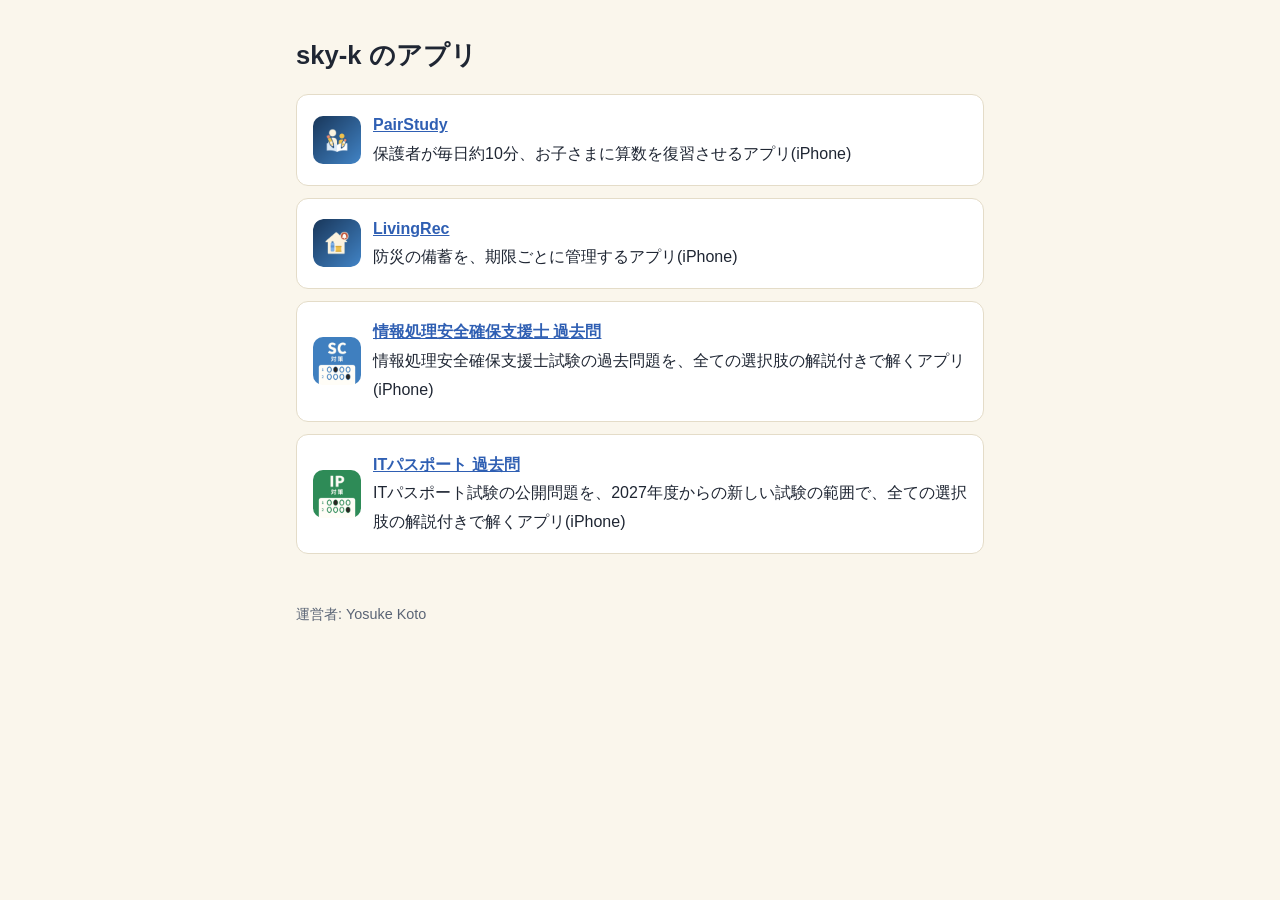
<file: index.html>
<!doctype html>
<html lang="ja">
<head>
<meta charset="utf-8">
<meta name="viewport" content="width=device-width, initial-scale=1">
<title>sky-k のアプリ</title>
<link rel="stylesheet" href="style.css">
</head>
<body>
<main>
<h1>sky-k のアプリ</h1>
<ul class="apps">
  <li class="card">
    <img src="pairstudy/icon.png" alt="">
    <div>
      <a href="pairstudy/"><strong>PairStudy</strong></a><br>
      保護者が毎日約10分、お子さまに算数を復習させるアプリ(iPhone)
    </div>
  </li>
  <li class="card">
    <img src="livingrec/icon.png" alt="">
    <div>
      <a href="livingrec/"><strong>LivingRec</strong></a><br>
      防災の備蓄を、期限ごとに管理するアプリ(iPhone)
    </div>
  </li>
  <li class="card">
    <img src="learnsc/icon.png" alt="">
    <div>
      <a href="learnsc/"><strong>情報処理安全確保支援士 過去問</strong></a><br>
      情報処理安全確保支援士試験の過去問題を、全ての選択肢の解説付きで解くアプリ(iPhone)
    </div>
  </li>
  <li class="card">
    <img src="learnip/icon.png" alt="">
    <div>
      <a href="learnip/"><strong>ITパスポート 過去問</strong></a><br>
      ITパスポート試験の公開問題を、2027年度からの新しい試験の範囲で、全ての選択肢の解説付きで解くアプリ(iPhone)
    </div>
  </li>
</ul>
<footer>運営者: Yosuke Koto</footer>
</main>
</body>
</html>
</file>
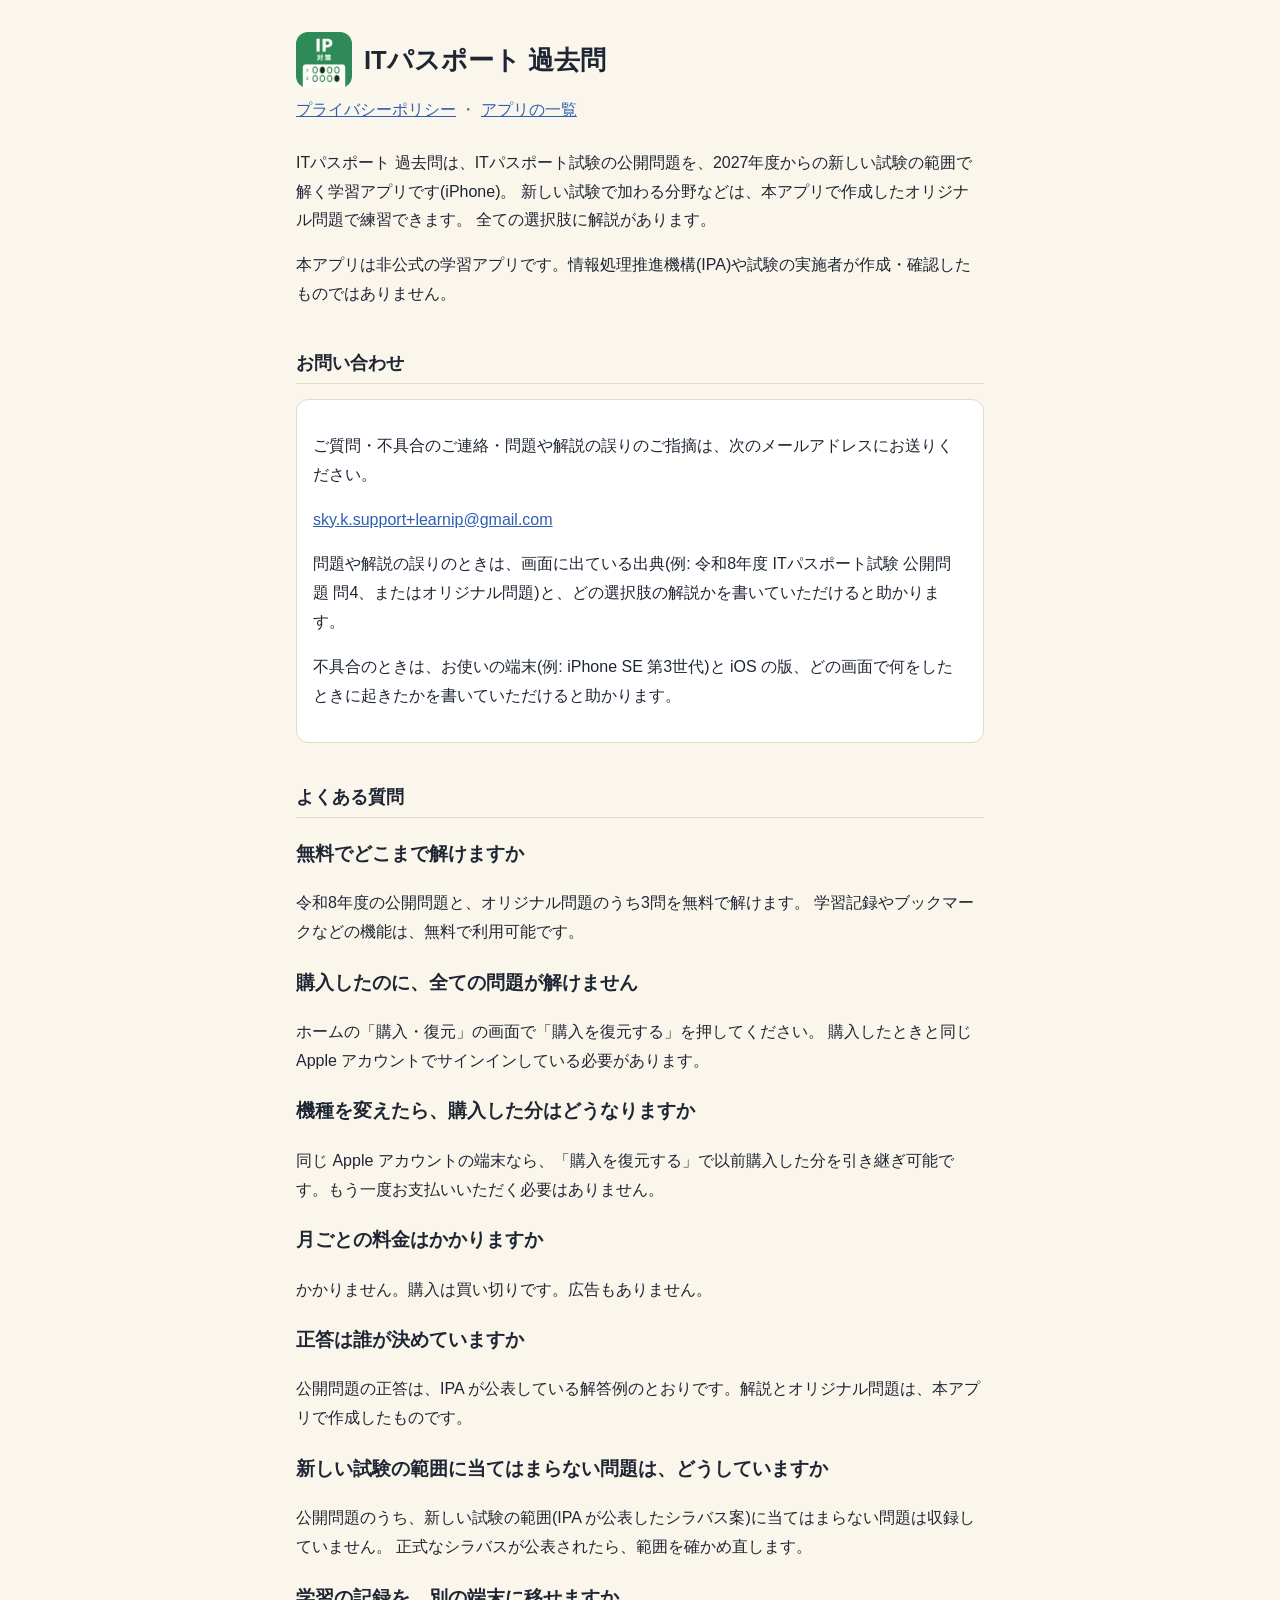
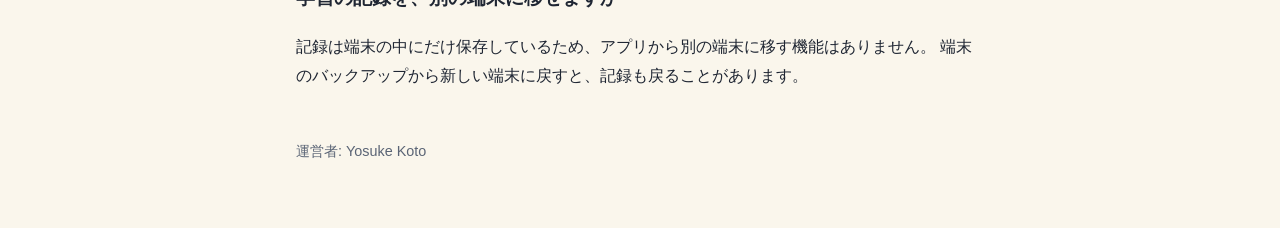
<file: learnip/index.html>
<!doctype html>
<html lang="ja">
<head>
<meta charset="utf-8">
<meta name="viewport" content="width=device-width, initial-scale=1">
<title>ITパスポート 過去問 サポート</title>
<link rel="stylesheet" href="../style.css">
</head>
<body>
<main>
<header>
  <img src="icon.png" alt="">
  <h1>ITパスポート 過去問</h1>
</header>
<nav><a href="privacy.html">プライバシーポリシー</a> ・ <a href="../">アプリの一覧</a></nav>

<p>ITパスポート 過去問は、ITパスポート試験の公開問題を、2027年度からの新しい試験の範囲で解く学習アプリです(iPhone)。
新しい試験で加わる分野などは、本アプリで作成したオリジナル問題で練習できます。
全ての選択肢に解説があります。</p>

<p>本アプリは非公式の学習アプリです。情報処理推進機構(IPA)や試験の実施者が作成・確認したものではありません。</p>

<h2>お問い合わせ</h2>
<div class="card">
  <p>ご質問・不具合のご連絡・問題や解説の誤りのご指摘は、次のメールアドレスにお送りください。</p>
  <p><a href="mailto:sky.k.support+learnip@gmail.com">sky.k.support+learnip@gmail.com</a></p>
  <p>問題や解説の誤りのときは、画面に出ている出典(例: 令和8年度 ITパスポート試験 公開問題 問4、またはオリジナル問題)と、どの選択肢の解説かを書いていただけると助かります。</p>
  <p>不具合のときは、お使いの端末(例: iPhone SE 第3世代)と iOS の版、どの画面で何をしたときに起きたかを書いていただけると助かります。</p>
</div>

<h2>よくある質問</h2>

<h3>無料でどこまで解けますか</h3>
<p>令和8年度の公開問題と、オリジナル問題のうち3問を無料で解けます。
学習記録やブックマークなどの機能は、無料で利用可能です。</p>

<h3>購入したのに、全ての問題が解けません</h3>
<p>ホームの「購入・復元」の画面で「購入を復元する」を押してください。
購入したときと同じ Apple アカウントでサインインしている必要があります。</p>

<h3>機種を変えたら、購入した分はどうなりますか</h3>
<p>同じ Apple アカウントの端末なら、「購入を復元する」で以前購入した分を引き継ぎ可能です。もう一度お支払いいただく必要はありません。</p>

<h3>月ごとの料金はかかりますか</h3>
<p>かかりません。購入は買い切りです。広告もありません。</p>

<h3>正答は誰が決めていますか</h3>
<p>公開問題の正答は、IPA が公表している解答例のとおりです。解説とオリジナル問題は、本アプリで作成したものです。</p>

<h3>新しい試験の範囲に当てはまらない問題は、どうしていますか</h3>
<p>公開問題のうち、新しい試験の範囲(IPA が公表したシラバス案)に当てはまらない問題は収録していません。
正式なシラバスが公表されたら、範囲を確かめ直します。</p>

<h3>学習の記録を、別の端末に移せますか</h3>
<p>記録は端末の中にだけ保存しているため、アプリから別の端末に移す機能はありません。
端末のバックアップから新しい端末に戻すと、記録も戻ることがあります。</p>

<footer>運営者: Yosuke Koto</footer>
</main>
</body>
</html>
</file>
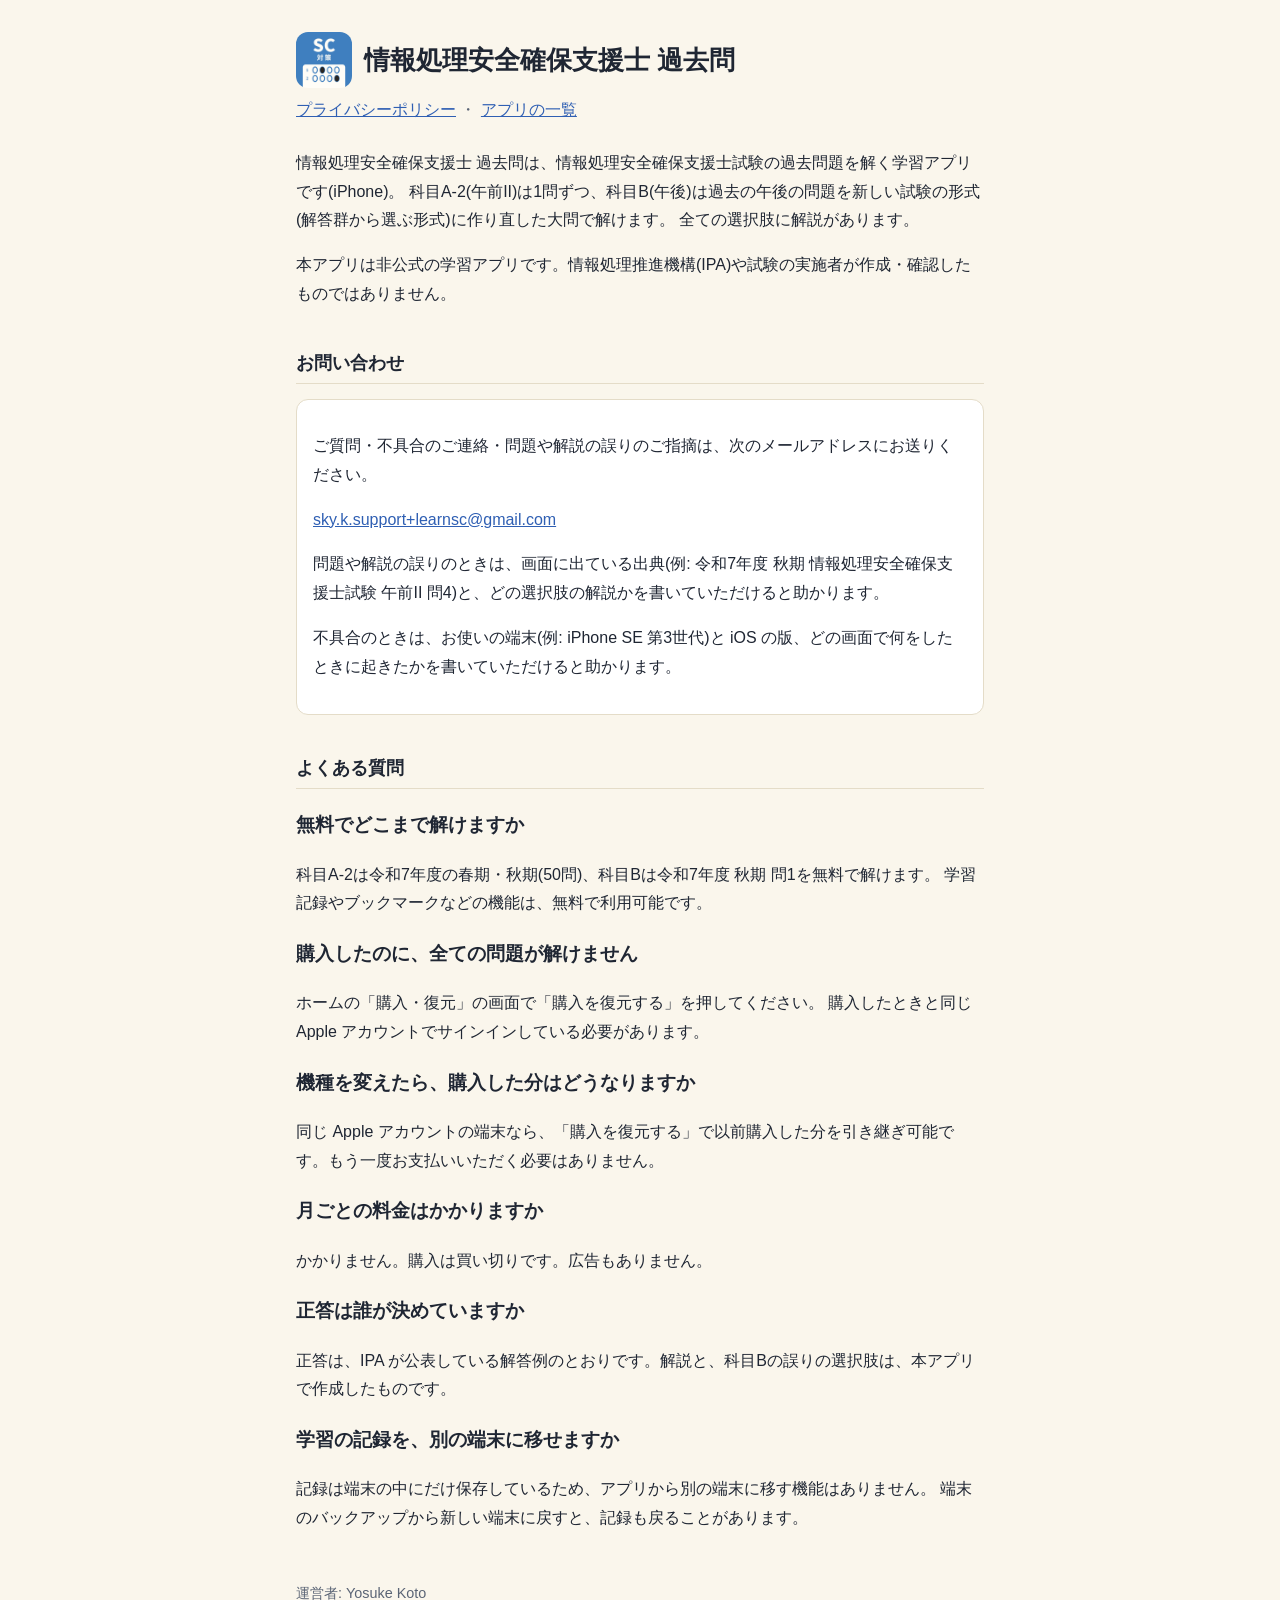
<file: learnsc/index.html>
<!doctype html>
<html lang="ja">
<head>
<meta charset="utf-8">
<meta name="viewport" content="width=device-width, initial-scale=1">
<title>情報処理安全確保支援士 過去問 サポート</title>
<link rel="stylesheet" href="../style.css">
</head>
<body>
<main>
<header>
  <img src="icon.png" alt="">
  <h1>情報処理安全確保支援士 過去問</h1>
</header>
<nav><a href="privacy.html">プライバシーポリシー</a> ・ <a href="../">アプリの一覧</a></nav>

<p>情報処理安全確保支援士 過去問は、情報処理安全確保支援士試験の過去問題を解く学習アプリです(iPhone)。
科目A-2(午前II)は1問ずつ、科目B(午後)は過去の午後の問題を新しい試験の形式(解答群から選ぶ形式)に作り直した大問で解けます。
全ての選択肢に解説があります。</p>

<p>本アプリは非公式の学習アプリです。情報処理推進機構(IPA)や試験の実施者が作成・確認したものではありません。</p>

<h2>お問い合わせ</h2>
<div class="card">
  <p>ご質問・不具合のご連絡・問題や解説の誤りのご指摘は、次のメールアドレスにお送りください。</p>
  <p><a href="mailto:sky.k.support+learnsc@gmail.com">sky.k.support+learnsc@gmail.com</a></p>
  <p>問題や解説の誤りのときは、画面に出ている出典(例: 令和7年度 秋期 情報処理安全確保支援士試験 午前II 問4)と、どの選択肢の解説かを書いていただけると助かります。</p>
  <p>不具合のときは、お使いの端末(例: iPhone SE 第3世代)と iOS の版、どの画面で何をしたときに起きたかを書いていただけると助かります。</p>
</div>

<h2>よくある質問</h2>

<h3>無料でどこまで解けますか</h3>
<p>科目A-2は令和7年度の春期・秋期(50問)、科目Bは令和7年度 秋期 問1を無料で解けます。
学習記録やブックマークなどの機能は、無料で利用可能です。</p>

<h3>購入したのに、全ての問題が解けません</h3>
<p>ホームの「購入・復元」の画面で「購入を復元する」を押してください。
購入したときと同じ Apple アカウントでサインインしている必要があります。</p>

<h3>機種を変えたら、購入した分はどうなりますか</h3>
<p>同じ Apple アカウントの端末なら、「購入を復元する」で以前購入した分を引き継ぎ可能です。もう一度お支払いいただく必要はありません。</p>

<h3>月ごとの料金はかかりますか</h3>
<p>かかりません。購入は買い切りです。広告もありません。</p>

<h3>正答は誰が決めていますか</h3>
<p>正答は、IPA が公表している解答例のとおりです。解説と、科目Bの誤りの選択肢は、本アプリで作成したものです。</p>

<h3>学習の記録を、別の端末に移せますか</h3>
<p>記録は端末の中にだけ保存しているため、アプリから別の端末に移す機能はありません。
端末のバックアップから新しい端末に戻すと、記録も戻ることがあります。</p>

<footer>運営者: Yosuke Koto</footer>
</main>
</body>
</html>
</file>
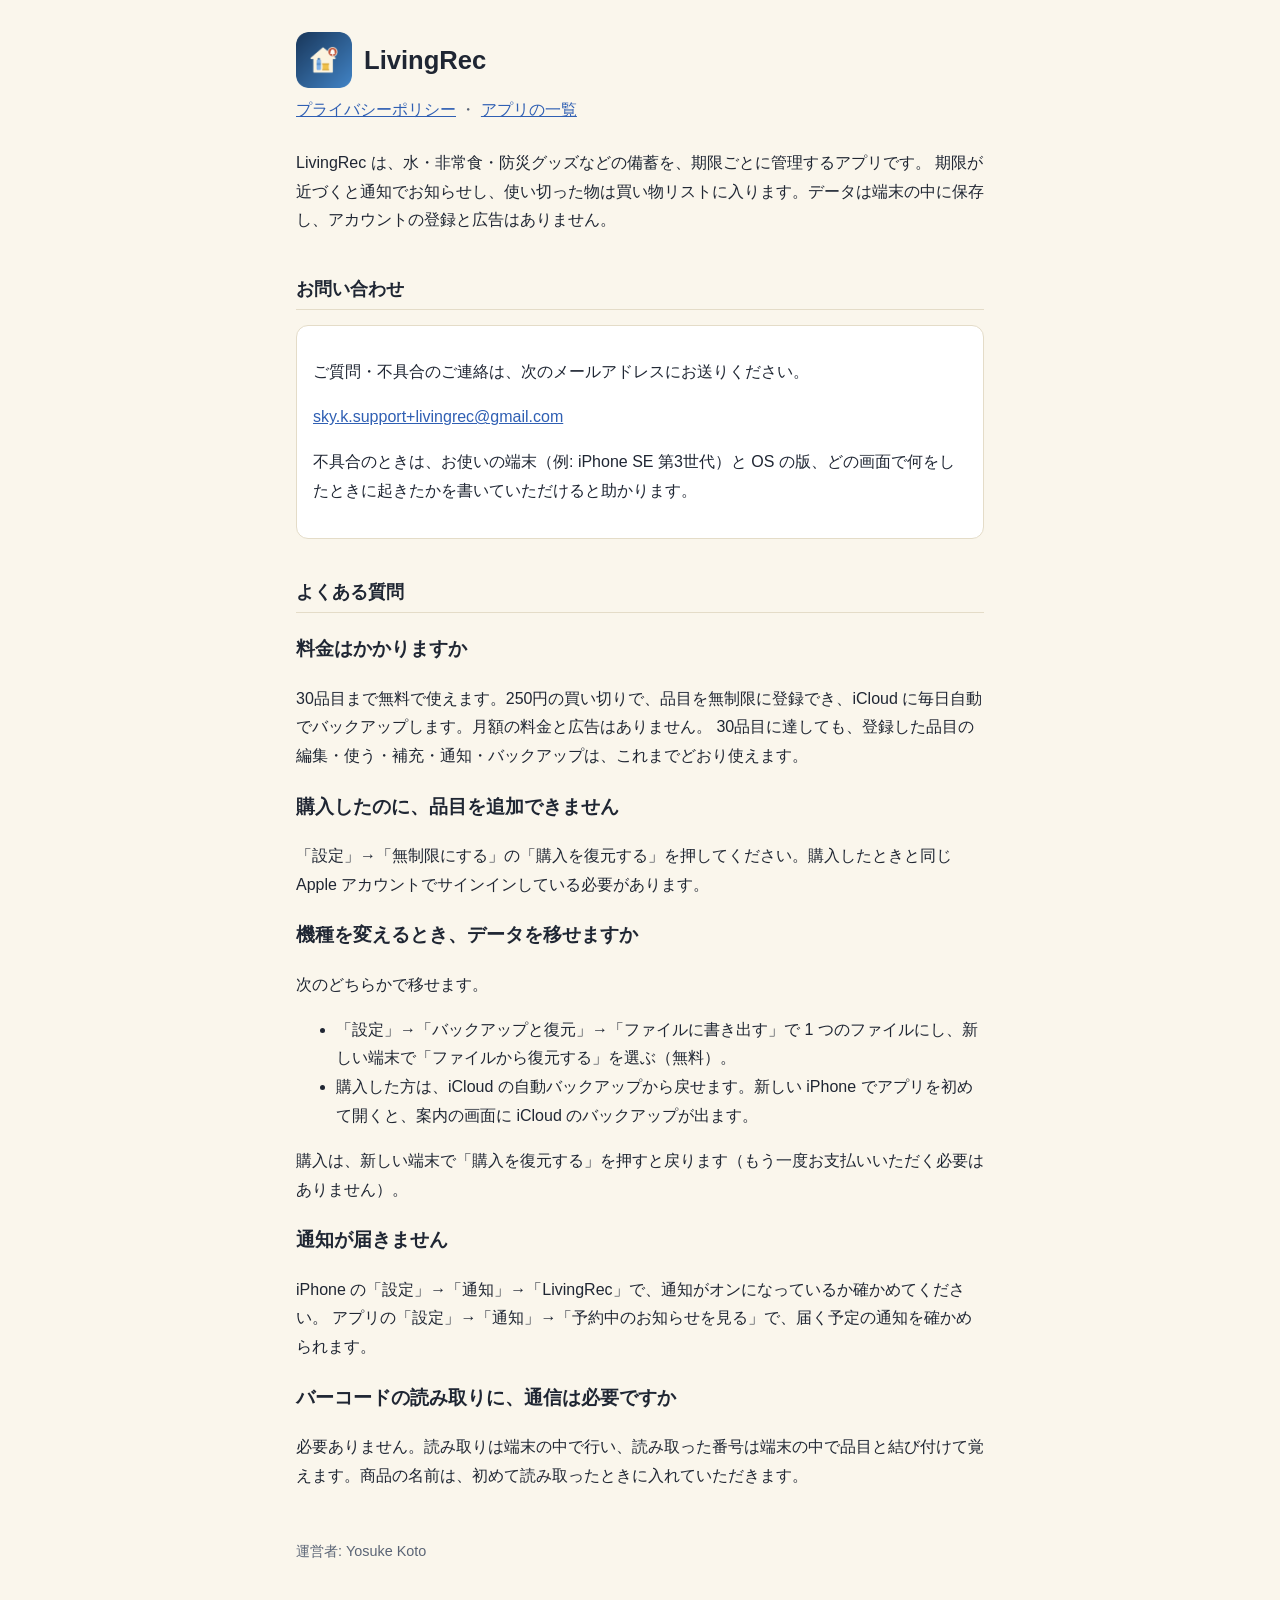
<file: livingrec/index.html>
<!doctype html>
<html lang="ja">
<head>
<meta charset="utf-8">
<meta name="viewport" content="width=device-width, initial-scale=1">
<title>LivingRec サポート</title>
<link rel="stylesheet" href="../style.css">
</head>
<body>
<main>
<header>
  <img src="icon.png" alt="">
  <h1>LivingRec</h1>
</header>
<nav><a href="privacy.html">プライバシーポリシー</a> ・ <a href="../">アプリの一覧</a></nav>

<p>LivingRec は、水・非常食・防災グッズなどの備蓄を、期限ごとに管理するアプリです。
期限が近づくと通知でお知らせし、使い切った物は買い物リストに入ります。データは端末の中に保存し、アカウントの登録と広告はありません。</p>

<h2>お問い合わせ</h2>
<div class="card">
  <p>ご質問・不具合のご連絡は、次のメールアドレスにお送りください。</p>
  <p><a href="mailto:sky.k.support+livingrec@gmail.com">sky.k.support+livingrec@gmail.com</a></p>
  <p>不具合のときは、お使いの端末（例: iPhone SE 第3世代）と OS の版、どの画面で何をしたときに起きたかを書いていただけると助かります。</p>
</div>

<h2>よくある質問</h2>

<h3>料金はかかりますか</h3>
<p>30品目まで無料で使えます。250円の買い切りで、品目を無制限に登録でき、iCloud に毎日自動でバックアップします。月額の料金と広告はありません。
30品目に達しても、登録した品目の編集・使う・補充・通知・バックアップは、これまでどおり使えます。</p>

<h3>購入したのに、品目を追加できません</h3>
<p>「設定」→「無制限にする」の「購入を復元する」を押してください。購入したときと同じ Apple アカウントでサインインしている必要があります。</p>

<h3>機種を変えるとき、データを移せますか</h3>
<p>次のどちらかで移せます。</p>
<ul>
  <li>「設定」→「バックアップと復元」→「ファイルに書き出す」で 1 つのファイルにし、新しい端末で「ファイルから復元する」を選ぶ（無料）。</li>
  <li>購入した方は、iCloud の自動バックアップから戻せます。新しい iPhone でアプリを初めて開くと、案内の画面に iCloud のバックアップが出ます。</li>
</ul>
<p>購入は、新しい端末で「購入を復元する」を押すと戻ります（もう一度お支払いいただく必要はありません）。</p>

<h3>通知が届きません</h3>
<p>iPhone の「設定」→「通知」→「LivingRec」で、通知がオンになっているか確かめてください。
アプリの「設定」→「通知」→「予約中のお知らせを見る」で、届く予定の通知を確かめられます。</p>

<h3>バーコードの読み取りに、通信は必要ですか</h3>
<p>必要ありません。読み取りは端末の中で行い、読み取った番号は端末の中で品目と結び付けて覚えます。商品の名前は、初めて読み取ったときに入れていただきます。</p>

<footer>運営者: Yosuke Koto</footer>
</main>
</body>
</html>
</file>
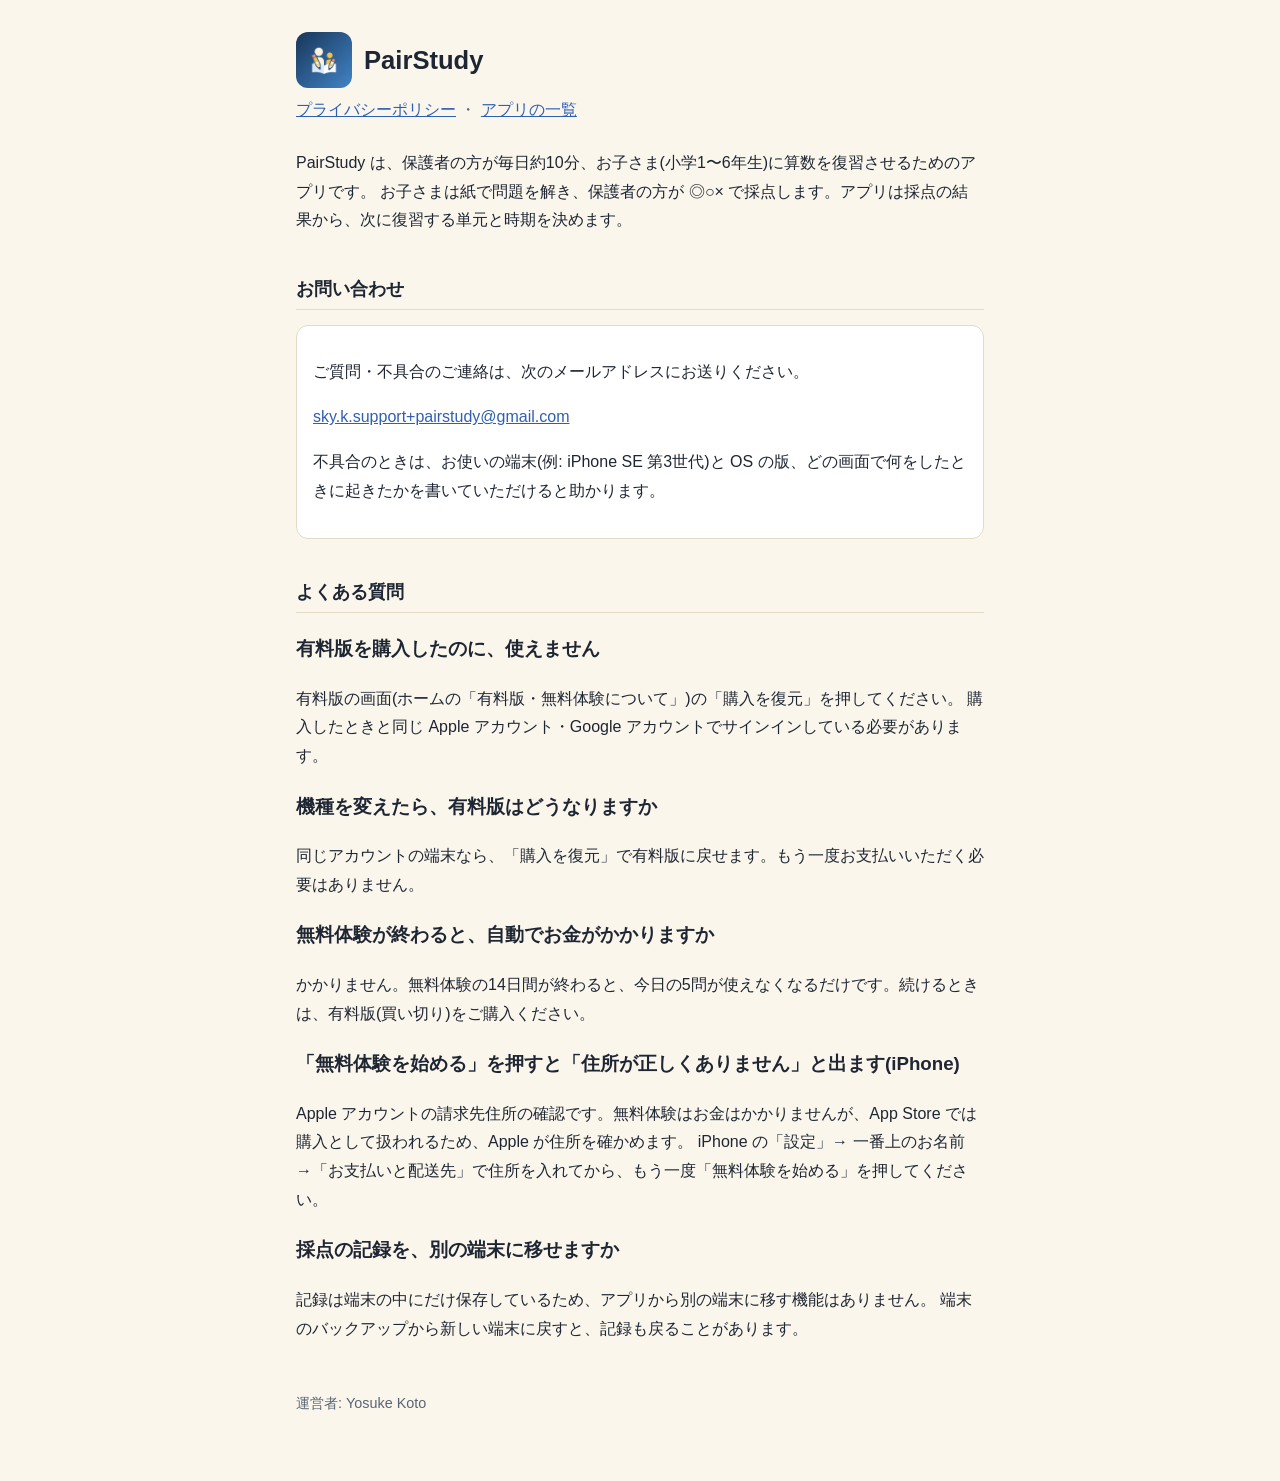
<file: pairstudy/index.html>
<!doctype html>
<html lang="ja">
<head>
<meta charset="utf-8">
<meta name="viewport" content="width=device-width, initial-scale=1">
<title>PairStudy サポート</title>
<link rel="stylesheet" href="../style.css">
</head>
<body>
<main>
<header>
  <img src="icon.png" alt="">
  <h1>PairStudy</h1>
</header>
<nav><a href="privacy.html">プライバシーポリシー</a> ・ <a href="../">アプリの一覧</a></nav>

<p>PairStudy は、保護者の方が毎日約10分、お子さま(小学1〜6年生)に算数を復習させるためのアプリです。
お子さまは紙で問題を解き、保護者の方が ◎○× で採点します。アプリは採点の結果から、次に復習する単元と時期を決めます。</p>

<h2>お問い合わせ</h2>
<div class="card">
  <p>ご質問・不具合のご連絡は、次のメールアドレスにお送りください。</p>
  <p><a href="mailto:sky.k.support+pairstudy@gmail.com">sky.k.support+pairstudy@gmail.com</a></p>
  <p>不具合のときは、お使いの端末(例: iPhone SE 第3世代)と OS の版、どの画面で何をしたときに起きたかを書いていただけると助かります。</p>
</div>

<h2>よくある質問</h2>

<h3>有料版を購入したのに、使えません</h3>
<p>有料版の画面(ホームの「有料版・無料体験について」)の「購入を復元」を押してください。
購入したときと同じ Apple アカウント・Google アカウントでサインインしている必要があります。</p>

<h3>機種を変えたら、有料版はどうなりますか</h3>
<p>同じアカウントの端末なら、「購入を復元」で有料版に戻せます。もう一度お支払いいただく必要はありません。</p>

<h3>無料体験が終わると、自動でお金がかかりますか</h3>
<p>かかりません。無料体験の14日間が終わると、今日の5問が使えなくなるだけです。続けるときは、有料版(買い切り)をご購入ください。</p>

<h3>「無料体験を始める」を押すと「住所が正しくありません」と出ます(iPhone)</h3>
<p>Apple アカウントの請求先住所の確認です。無料体験はお金はかかりませんが、App Store では購入として扱われるため、Apple が住所を確かめます。
iPhone の「設定」→ 一番上のお名前 →「お支払いと配送先」で住所を入れてから、もう一度「無料体験を始める」を押してください。</p>

<h3>採点の記録を、別の端末に移せますか</h3>
<p>記録は端末の中にだけ保存しているため、アプリから別の端末に移す機能はありません。
端末のバックアップから新しい端末に戻すと、記録も戻ることがあります。</p>

<footer>運営者: Yosuke Koto</footer>
</main>
</body>
</html>
</file>
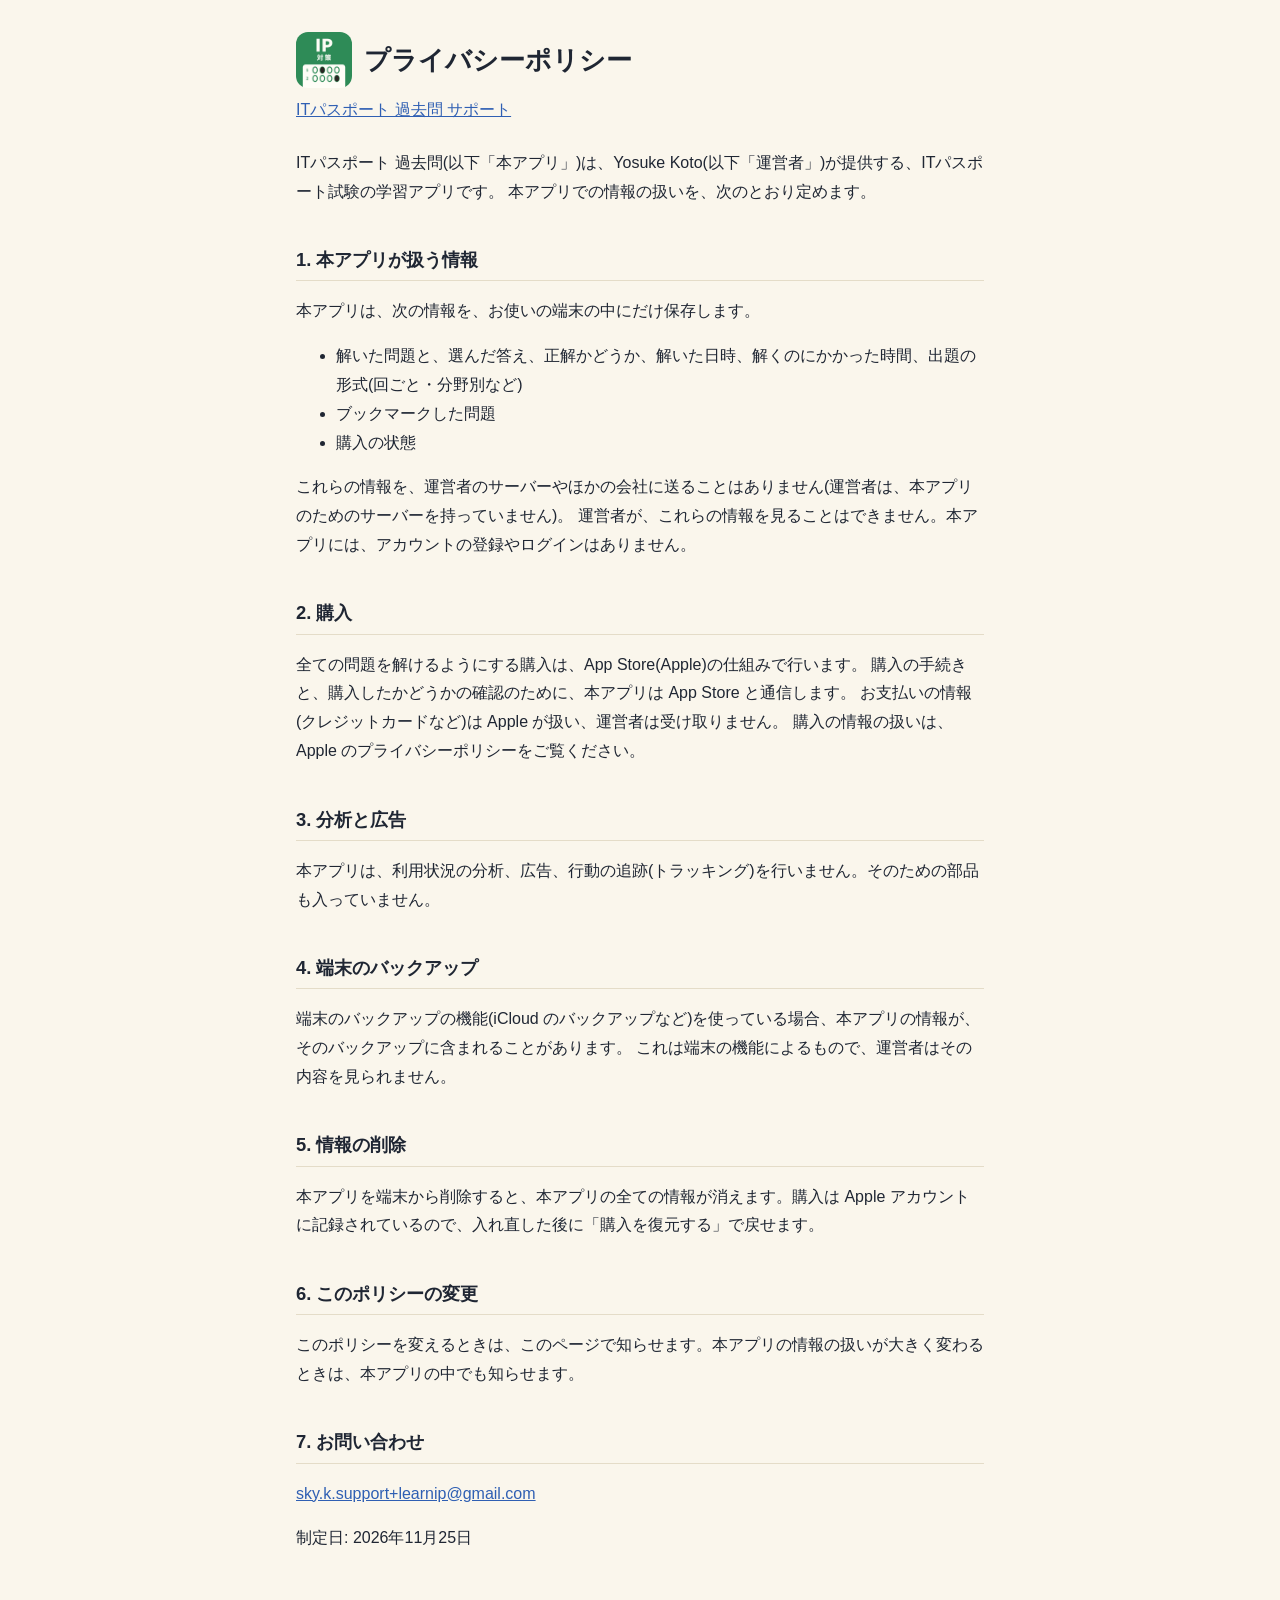
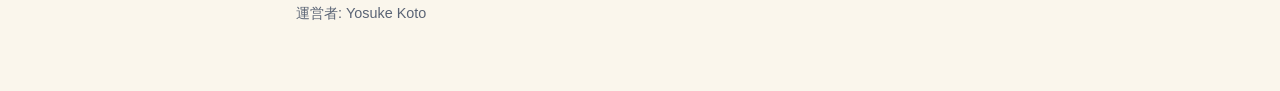
<file: learnip/privacy.html>
<!doctype html>
<html lang="ja">
<head>
<meta charset="utf-8">
<meta name="viewport" content="width=device-width, initial-scale=1">
<title>ITパスポート 過去問 プライバシーポリシー</title>
<link rel="stylesheet" href="../style.css">
</head>
<body>
<main>
<header>
  <img src="icon.png" alt="">
  <h1>プライバシーポリシー</h1>
</header>
<nav><a href="./">ITパスポート 過去問 サポート</a></nav>

<p>ITパスポート 過去問(以下「本アプリ」)は、Yosuke Koto(以下「運営者」)が提供する、ITパスポート試験の学習アプリです。
本アプリでの情報の扱いを、次のとおり定めます。</p>

<h2>1. 本アプリが扱う情報</h2>
<p>本アプリは、次の情報を、お使いの端末の中にだけ保存します。</p>
<ul>
  <li>解いた問題と、選んだ答え、正解かどうか、解いた日時、解くのにかかった時間、出題の形式(回ごと・分野別など)</li>
  <li>ブックマークした問題</li>
  <li>購入の状態</li>
</ul>
<p>これらの情報を、運営者のサーバーやほかの会社に送ることはありません(運営者は、本アプリのためのサーバーを持っていません)。
運営者が、これらの情報を見ることはできません。本アプリには、アカウントの登録やログインはありません。</p>

<h2>2. 購入</h2>
<p>全ての問題を解けるようにする購入は、App Store(Apple)の仕組みで行います。
購入の手続きと、購入したかどうかの確認のために、本アプリは App Store と通信します。
お支払いの情報(クレジットカードなど)は Apple が扱い、運営者は受け取りません。
購入の情報の扱いは、Apple のプライバシーポリシーをご覧ください。</p>

<h2>3. 分析と広告</h2>
<p>本アプリは、利用状況の分析、広告、行動の追跡(トラッキング)を行いません。そのための部品も入っていません。</p>

<h2>4. 端末のバックアップ</h2>
<p>端末のバックアップの機能(iCloud のバックアップなど)を使っている場合、本アプリの情報が、そのバックアップに含まれることがあります。
これは端末の機能によるもので、運営者はその内容を見られません。</p>

<h2>5. 情報の削除</h2>
<p>本アプリを端末から削除すると、本アプリの全ての情報が消えます。購入は Apple アカウントに記録されているので、入れ直した後に「購入を復元する」で戻せます。</p>

<h2>6. このポリシーの変更</h2>
<p>このポリシーを変えるときは、このページで知らせます。本アプリの情報の扱いが大きく変わるときは、本アプリの中でも知らせます。</p>

<h2>7. お問い合わせ</h2>
<p><a href="mailto:sky.k.support+learnip@gmail.com">sky.k.support+learnip@gmail.com</a></p>

<p>制定日: 2026年11月25日</p>

<footer>運営者: Yosuke Koto</footer>
</main>
</body>
</html>
</file>
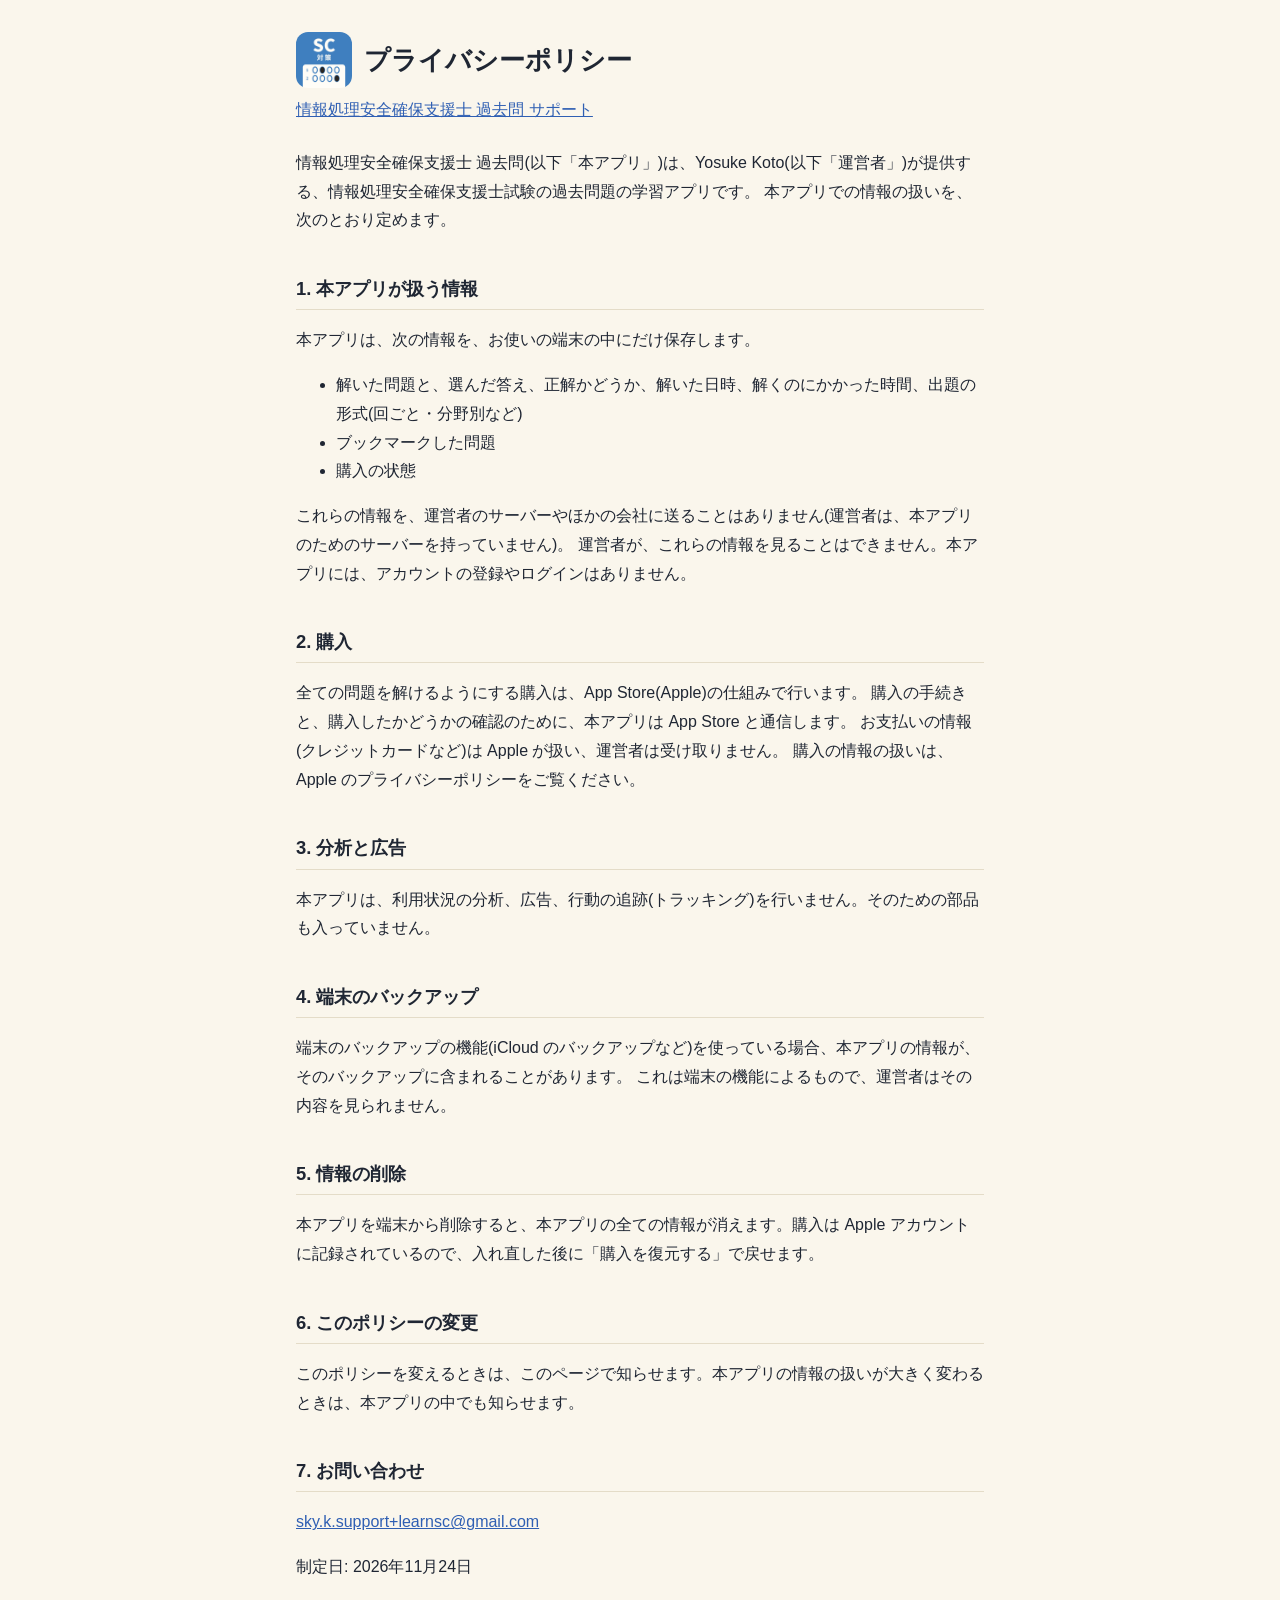
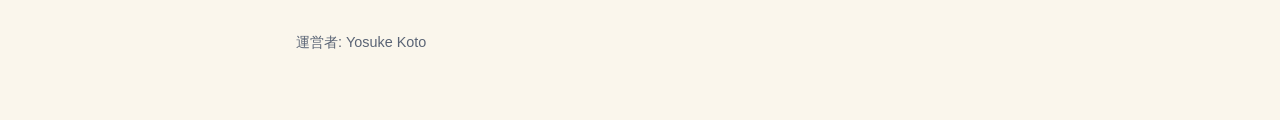
<file: learnsc/privacy.html>
<!doctype html>
<html lang="ja">
<head>
<meta charset="utf-8">
<meta name="viewport" content="width=device-width, initial-scale=1">
<title>情報処理安全確保支援士 過去問 プライバシーポリシー</title>
<link rel="stylesheet" href="../style.css">
</head>
<body>
<main>
<header>
  <img src="icon.png" alt="">
  <h1>プライバシーポリシー</h1>
</header>
<nav><a href="./">情報処理安全確保支援士 過去問 サポート</a></nav>

<p>情報処理安全確保支援士 過去問(以下「本アプリ」)は、Yosuke Koto(以下「運営者」)が提供する、情報処理安全確保支援士試験の過去問題の学習アプリです。
本アプリでの情報の扱いを、次のとおり定めます。</p>

<h2>1. 本アプリが扱う情報</h2>
<p>本アプリは、次の情報を、お使いの端末の中にだけ保存します。</p>
<ul>
  <li>解いた問題と、選んだ答え、正解かどうか、解いた日時、解くのにかかった時間、出題の形式(回ごと・分野別など)</li>
  <li>ブックマークした問題</li>
  <li>購入の状態</li>
</ul>
<p>これらの情報を、運営者のサーバーやほかの会社に送ることはありません(運営者は、本アプリのためのサーバーを持っていません)。
運営者が、これらの情報を見ることはできません。本アプリには、アカウントの登録やログインはありません。</p>

<h2>2. 購入</h2>
<p>全ての問題を解けるようにする購入は、App Store(Apple)の仕組みで行います。
購入の手続きと、購入したかどうかの確認のために、本アプリは App Store と通信します。
お支払いの情報(クレジットカードなど)は Apple が扱い、運営者は受け取りません。
購入の情報の扱いは、Apple のプライバシーポリシーをご覧ください。</p>

<h2>3. 分析と広告</h2>
<p>本アプリは、利用状況の分析、広告、行動の追跡(トラッキング)を行いません。そのための部品も入っていません。</p>

<h2>4. 端末のバックアップ</h2>
<p>端末のバックアップの機能(iCloud のバックアップなど)を使っている場合、本アプリの情報が、そのバックアップに含まれることがあります。
これは端末の機能によるもので、運営者はその内容を見られません。</p>

<h2>5. 情報の削除</h2>
<p>本アプリを端末から削除すると、本アプリの全ての情報が消えます。購入は Apple アカウントに記録されているので、入れ直した後に「購入を復元する」で戻せます。</p>

<h2>6. このポリシーの変更</h2>
<p>このポリシーを変えるときは、このページで知らせます。本アプリの情報の扱いが大きく変わるときは、本アプリの中でも知らせます。</p>

<h2>7. お問い合わせ</h2>
<p><a href="mailto:sky.k.support+learnsc@gmail.com">sky.k.support+learnsc@gmail.com</a></p>

<p>制定日: 2026年11月24日</p>

<footer>運営者: Yosuke Koto</footer>
</main>
</body>
</html>
</file>
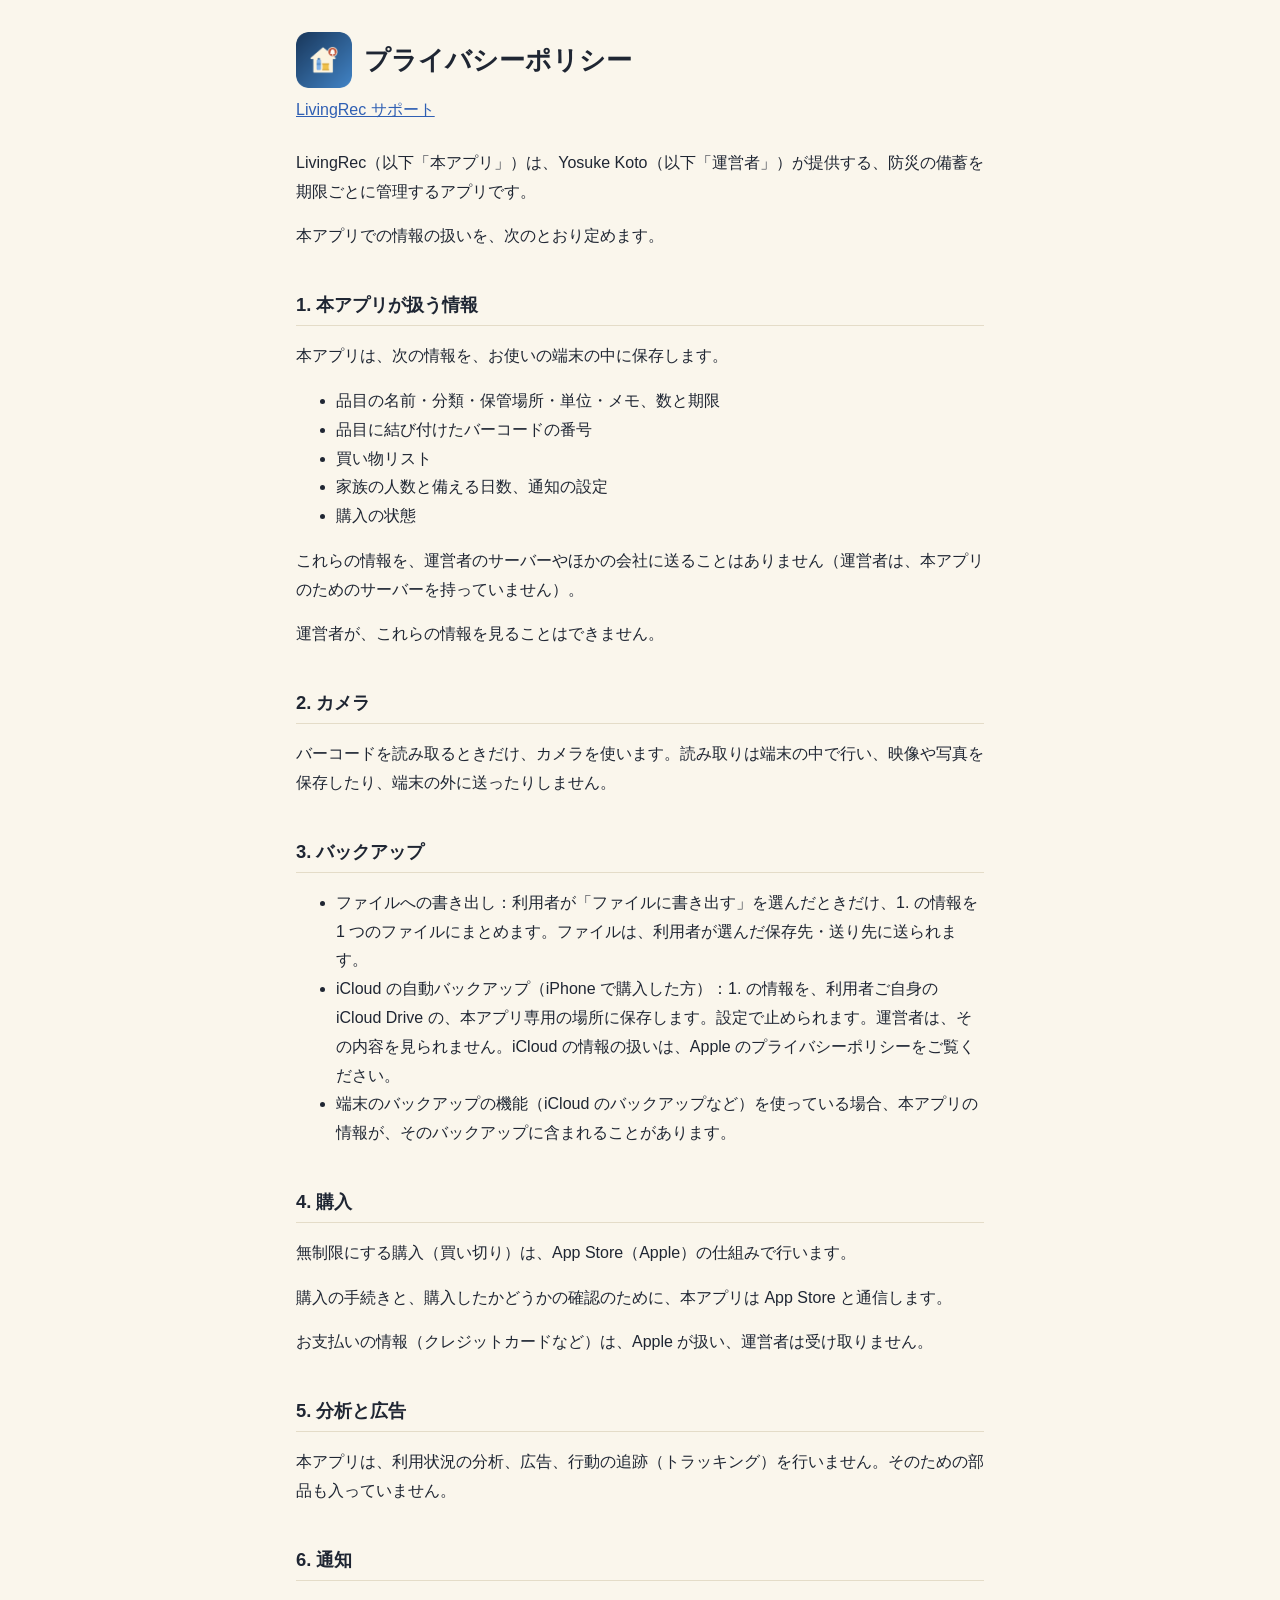
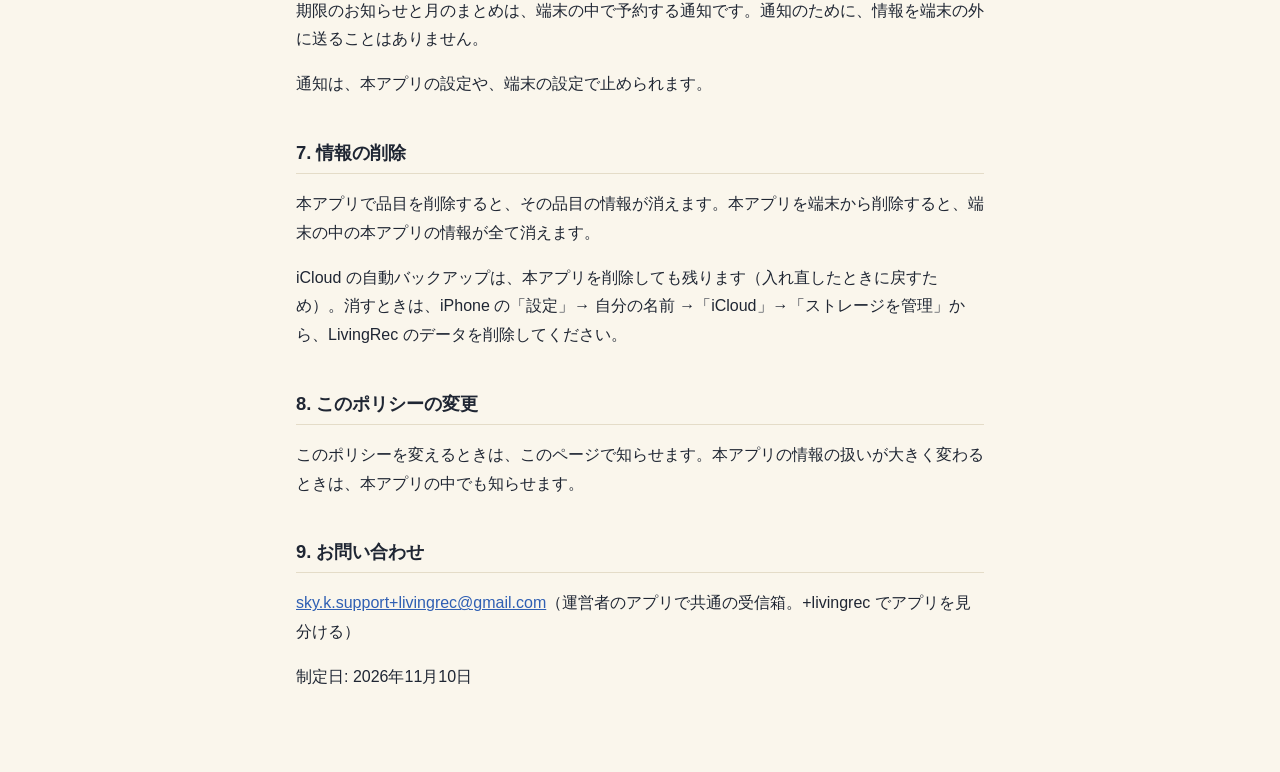
<file: livingrec/privacy.html>
<!doctype html>
<html lang="ja">
<head>
<meta charset="utf-8">
<meta name="viewport" content="width=device-width, initial-scale=1">
<title>LivingRec プライバシーポリシー</title>
<link rel="stylesheet" href="../style.css">
</head>
<body>
<main>
<header>
  <img src="icon.png" alt="">
  <h1>プライバシーポリシー</h1>
</header>
<nav><a href="./">LivingRec サポート</a></nav>

<p>LivingRec（以下「本アプリ」）は、Yosuke Koto（以下「運営者」）が提供する、防災の備蓄を期限ごとに管理するアプリです。</p>
<p>本アプリでの情報の扱いを、次のとおり定めます。</p>
<h2>1. 本アプリが扱う情報</h2>
<p>本アプリは、次の情報を、お使いの端末の中に保存します。</p>
<ul>
  <li>品目の名前・分類・保管場所・単位・メモ、数と期限</li>
  <li>品目に結び付けたバーコードの番号</li>
  <li>買い物リスト</li>
  <li>家族の人数と備える日数、通知の設定</li>
  <li>購入の状態</li>
</ul>
<p>これらの情報を、運営者のサーバーやほかの会社に送ることはありません（運営者は、本アプリのためのサーバーを持っていません）。</p>
<p>運営者が、これらの情報を見ることはできません。</p>
<h2>2. カメラ</h2>
<p>バーコードを読み取るときだけ、カメラを使います。読み取りは端末の中で行い、映像や写真を保存したり、端末の外に送ったりしません。</p>
<h2>3. バックアップ</h2>
<ul>
  <li>ファイルへの書き出し：利用者が「ファイルに書き出す」を選んだときだけ、1. の情報を 1 つのファイルにまとめます。ファイルは、利用者が選んだ保存先・送り先に送られます。</li>
  <li>iCloud の自動バックアップ（iPhone で購入した方）：1. の情報を、利用者ご自身の iCloud Drive の、本アプリ専用の場所に保存します。設定で止められます。運営者は、その内容を見られません。iCloud の情報の扱いは、Apple のプライバシーポリシーをご覧ください。</li>
  <li>端末のバックアップの機能（iCloud のバックアップなど）を使っている場合、本アプリの情報が、そのバックアップに含まれることがあります。</li>
</ul>
<h2>4. 購入</h2>
<p>無制限にする購入（買い切り）は、App Store（Apple）の仕組みで行います。</p>
<p>購入の手続きと、購入したかどうかの確認のために、本アプリは App Store と通信します。</p>
<p>お支払いの情報（クレジットカードなど）は、Apple が扱い、運営者は受け取りません。</p>
<h2>5. 分析と広告</h2>
<p>本アプリは、利用状況の分析、広告、行動の追跡（トラッキング）を行いません。そのための部品も入っていません。</p>
<h2>6. 通知</h2>
<p>期限のお知らせと月のまとめは、端末の中で予約する通知です。通知のために、情報を端末の外に送ることはありません。</p>
<p>通知は、本アプリの設定や、端末の設定で止められます。</p>
<h2>7. 情報の削除</h2>
<p>本アプリで品目を削除すると、その品目の情報が消えます。本アプリを端末から削除すると、端末の中の本アプリの情報が全て消えます。</p>
<p>iCloud の自動バックアップは、本アプリを削除しても残ります（入れ直したときに戻すため）。消すときは、iPhone の「設定」→ 自分の名前 →「iCloud」→「ストレージを管理」から、LivingRec のデータを削除してください。</p>
<h2>8. このポリシーの変更</h2>
<p>このポリシーを変えるときは、このページで知らせます。本アプリの情報の扱いが大きく変わるときは、本アプリの中でも知らせます。</p>
<h2>9. お問い合わせ</h2>
<p><a href="mailto:sky.k.support+livingrec@gmail.com">sky.k.support+livingrec@gmail.com</a>（運営者のアプリで共通の受信箱。+livingrec でアプリを見分ける）</p>
<p>制定日: 2026年11月10日</p>
</main>
</body>
</html>
</file>
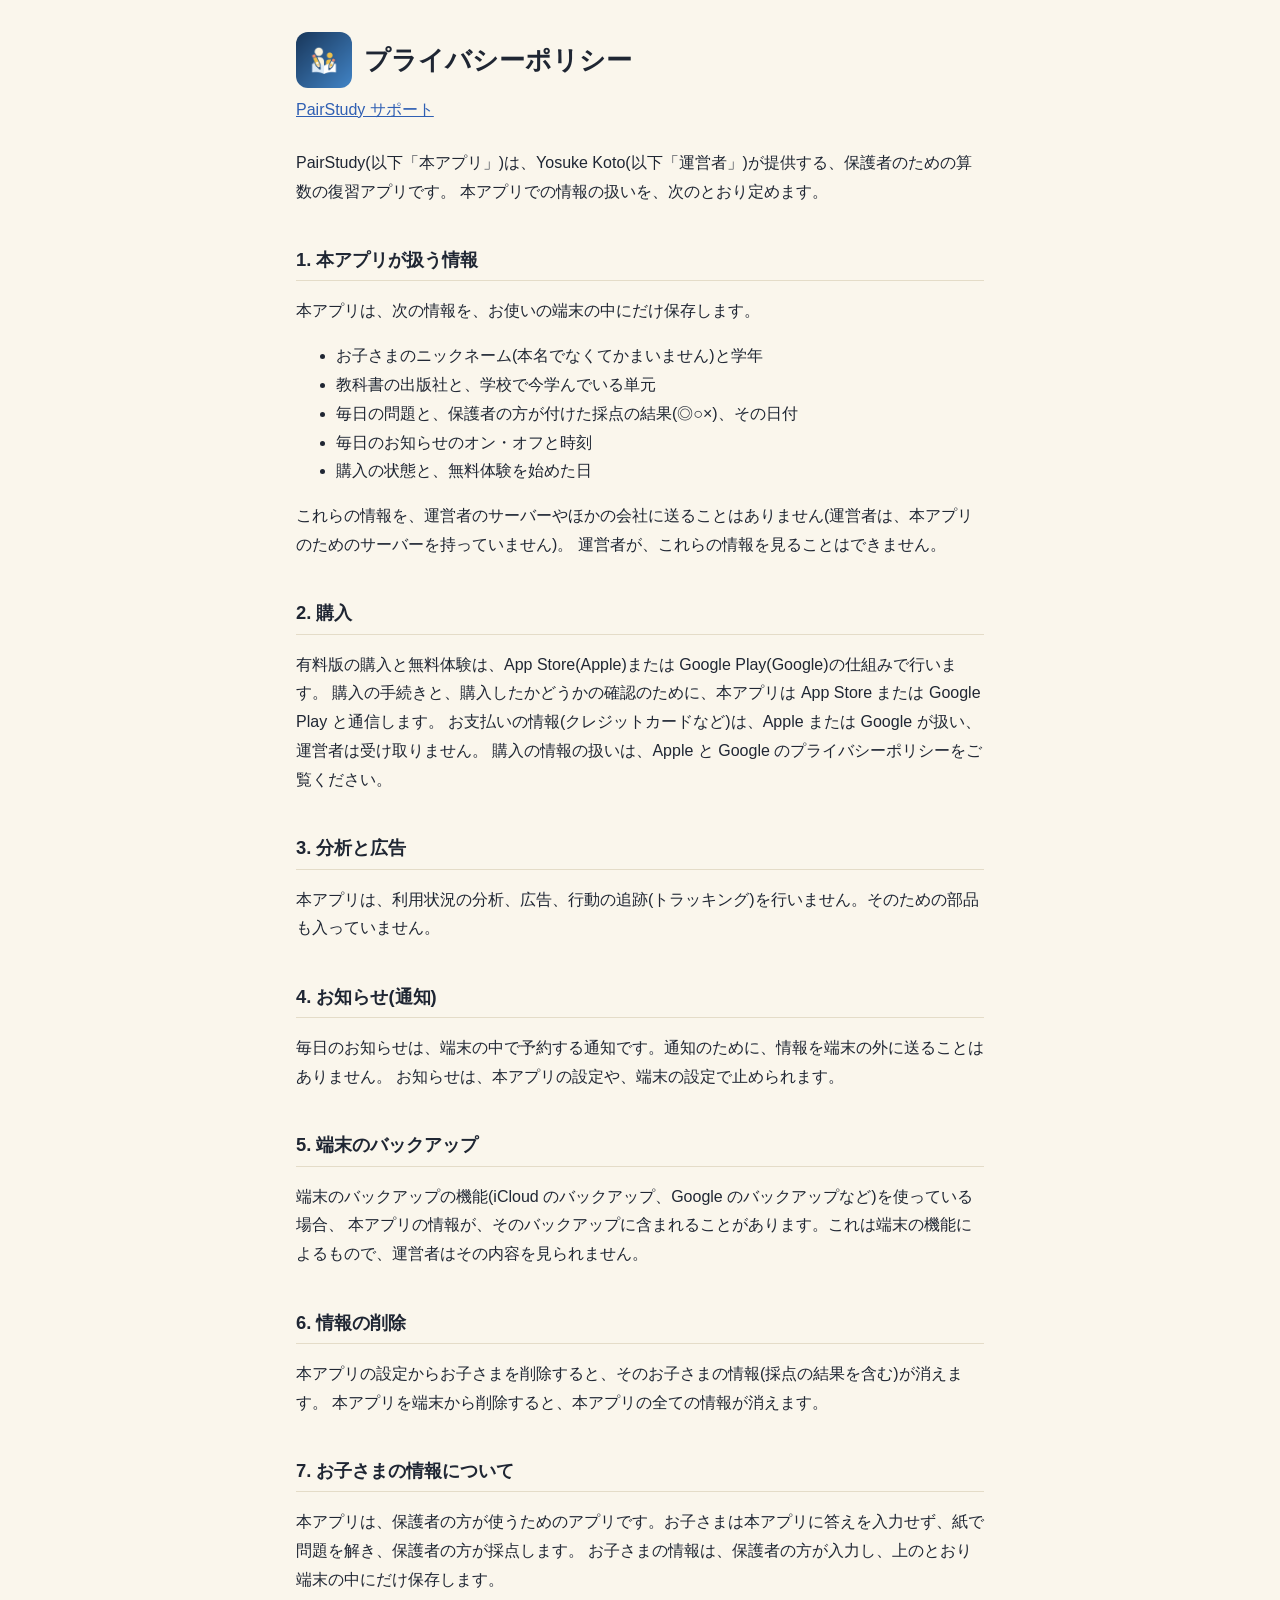
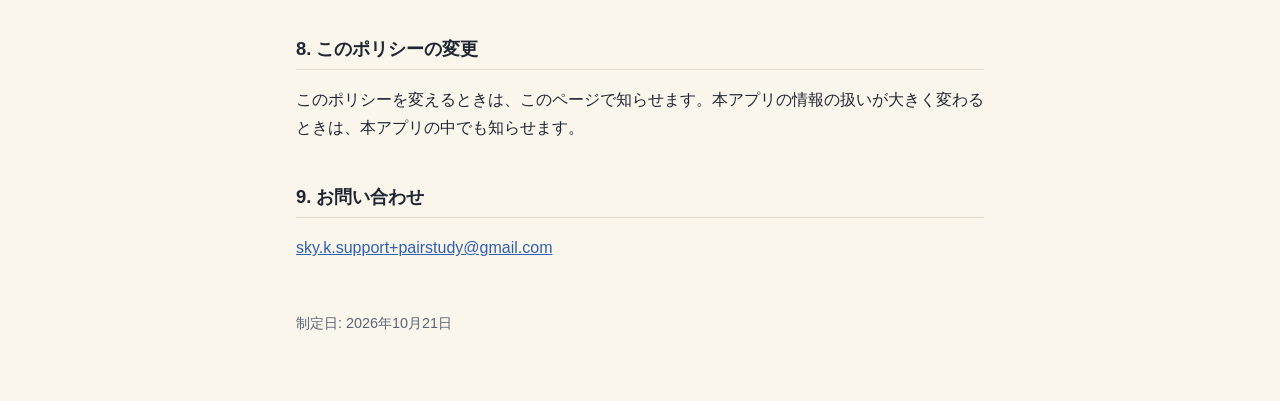
<file: pairstudy/privacy.html>
<!doctype html>
<html lang="ja">
<head>
<meta charset="utf-8">
<meta name="viewport" content="width=device-width, initial-scale=1">
<title>PairStudy プライバシーポリシー</title>
<link rel="stylesheet" href="../style.css">
</head>
<body>
<main>
<header>
  <img src="icon.png" alt="">
  <h1>プライバシーポリシー</h1>
</header>
<nav><a href="./">PairStudy サポート</a></nav>

<p>PairStudy(以下「本アプリ」)は、Yosuke Koto(以下「運営者」)が提供する、保護者のための算数の復習アプリです。
本アプリでの情報の扱いを、次のとおり定めます。</p>

<h2>1. 本アプリが扱う情報</h2>
<p>本アプリは、次の情報を、お使いの端末の中にだけ保存します。</p>
<ul>
  <li>お子さまのニックネーム(本名でなくてかまいません)と学年</li>
  <li>教科書の出版社と、学校で今学んでいる単元</li>
  <li>毎日の問題と、保護者の方が付けた採点の結果(◎○×)、その日付</li>
  <li>毎日のお知らせのオン・オフと時刻</li>
  <li>購入の状態と、無料体験を始めた日</li>
</ul>
<p>これらの情報を、運営者のサーバーやほかの会社に送ることはありません(運営者は、本アプリのためのサーバーを持っていません)。
運営者が、これらの情報を見ることはできません。</p>

<h2>2. 購入</h2>
<p>有料版の購入と無料体験は、App Store(Apple)または Google Play(Google)の仕組みで行います。
購入の手続きと、購入したかどうかの確認のために、本アプリは App Store または Google Play と通信します。
お支払いの情報(クレジットカードなど)は、Apple または Google が扱い、運営者は受け取りません。
購入の情報の扱いは、Apple と Google のプライバシーポリシーをご覧ください。</p>

<h2>3. 分析と広告</h2>
<p>本アプリは、利用状況の分析、広告、行動の追跡(トラッキング)を行いません。そのための部品も入っていません。</p>

<h2>4. お知らせ(通知)</h2>
<p>毎日のお知らせは、端末の中で予約する通知です。通知のために、情報を端末の外に送ることはありません。
お知らせは、本アプリの設定や、端末の設定で止められます。</p>

<h2>5. 端末のバックアップ</h2>
<p>端末のバックアップの機能(iCloud のバックアップ、Google のバックアップなど)を使っている場合、
本アプリの情報が、そのバックアップに含まれることがあります。これは端末の機能によるもので、運営者はその内容を見られません。</p>

<h2>6. 情報の削除</h2>
<p>本アプリの設定からお子さまを削除すると、そのお子さまの情報(採点の結果を含む)が消えます。
本アプリを端末から削除すると、本アプリの全ての情報が消えます。</p>

<h2>7. お子さまの情報について</h2>
<p>本アプリは、保護者の方が使うためのアプリです。お子さまは本アプリに答えを入力せず、紙で問題を解き、保護者の方が採点します。
お子さまの情報は、保護者の方が入力し、上のとおり端末の中にだけ保存します。</p>

<h2>8. このポリシーの変更</h2>
<p>このポリシーを変えるときは、このページで知らせます。本アプリの情報の扱いが大きく変わるときは、本アプリの中でも知らせます。</p>

<h2>9. お問い合わせ</h2>
<p><a href="mailto:sky.k.support+pairstudy@gmail.com">sky.k.support+pairstudy@gmail.com</a></p>

<footer>制定日: 2026年10月21日</footer>
</main>
</body>
</html>
</file>
<file: style.css>
:root {
  --bg: #faf6ec;
  --surface: #ffffff;
  --text: #1f2633;
  --muted: #5a6475;
  --primary: #2f5fb3;
  --border: #e4dcc8;
}
@media (prefers-color-scheme: dark) {
  :root {
    --bg: #14171d;
    --surface: #1e232c;
    --text: #e8e6e1;
    --muted: #a6adb9;
    --primary: #8fb2f0;
    --border: #2f3542;
  }
}
* { box-sizing: border-box; }
body {
  margin: 0;
  background: var(--bg);
  color: var(--text);
  font-family: -apple-system, BlinkMacSystemFont, "Hiragino Sans", "Noto Sans JP", sans-serif;
  line-height: 1.8;
}
main { max-width: 720px; margin: 0 auto; padding: 32px 16px 64px; }
header { display: flex; align-items: center; gap: 12px; margin-bottom: 8px; }
header img { width: 56px; height: 56px; border-radius: 12px; }
h1 { font-size: 1.6rem; margin: 0; }
h2 { font-size: 1.15rem; margin-top: 2em; border-bottom: 1px solid var(--border); padding-bottom: 4px; }
a { color: var(--primary); }
nav { margin: 8px 0 24px; color: var(--muted); }
.card { background: var(--surface); border: 1px solid var(--border); border-radius: 12px; padding: 16px; }
footer { margin-top: 48px; color: var(--muted); font-size: 0.9rem; }
.apps { list-style: none; padding: 0; }
.apps li { display: flex; gap: 12px; align-items: center; margin-bottom: 12px; }
.apps img { width: 48px; height: 48px; border-radius: 10px; }
</file>
